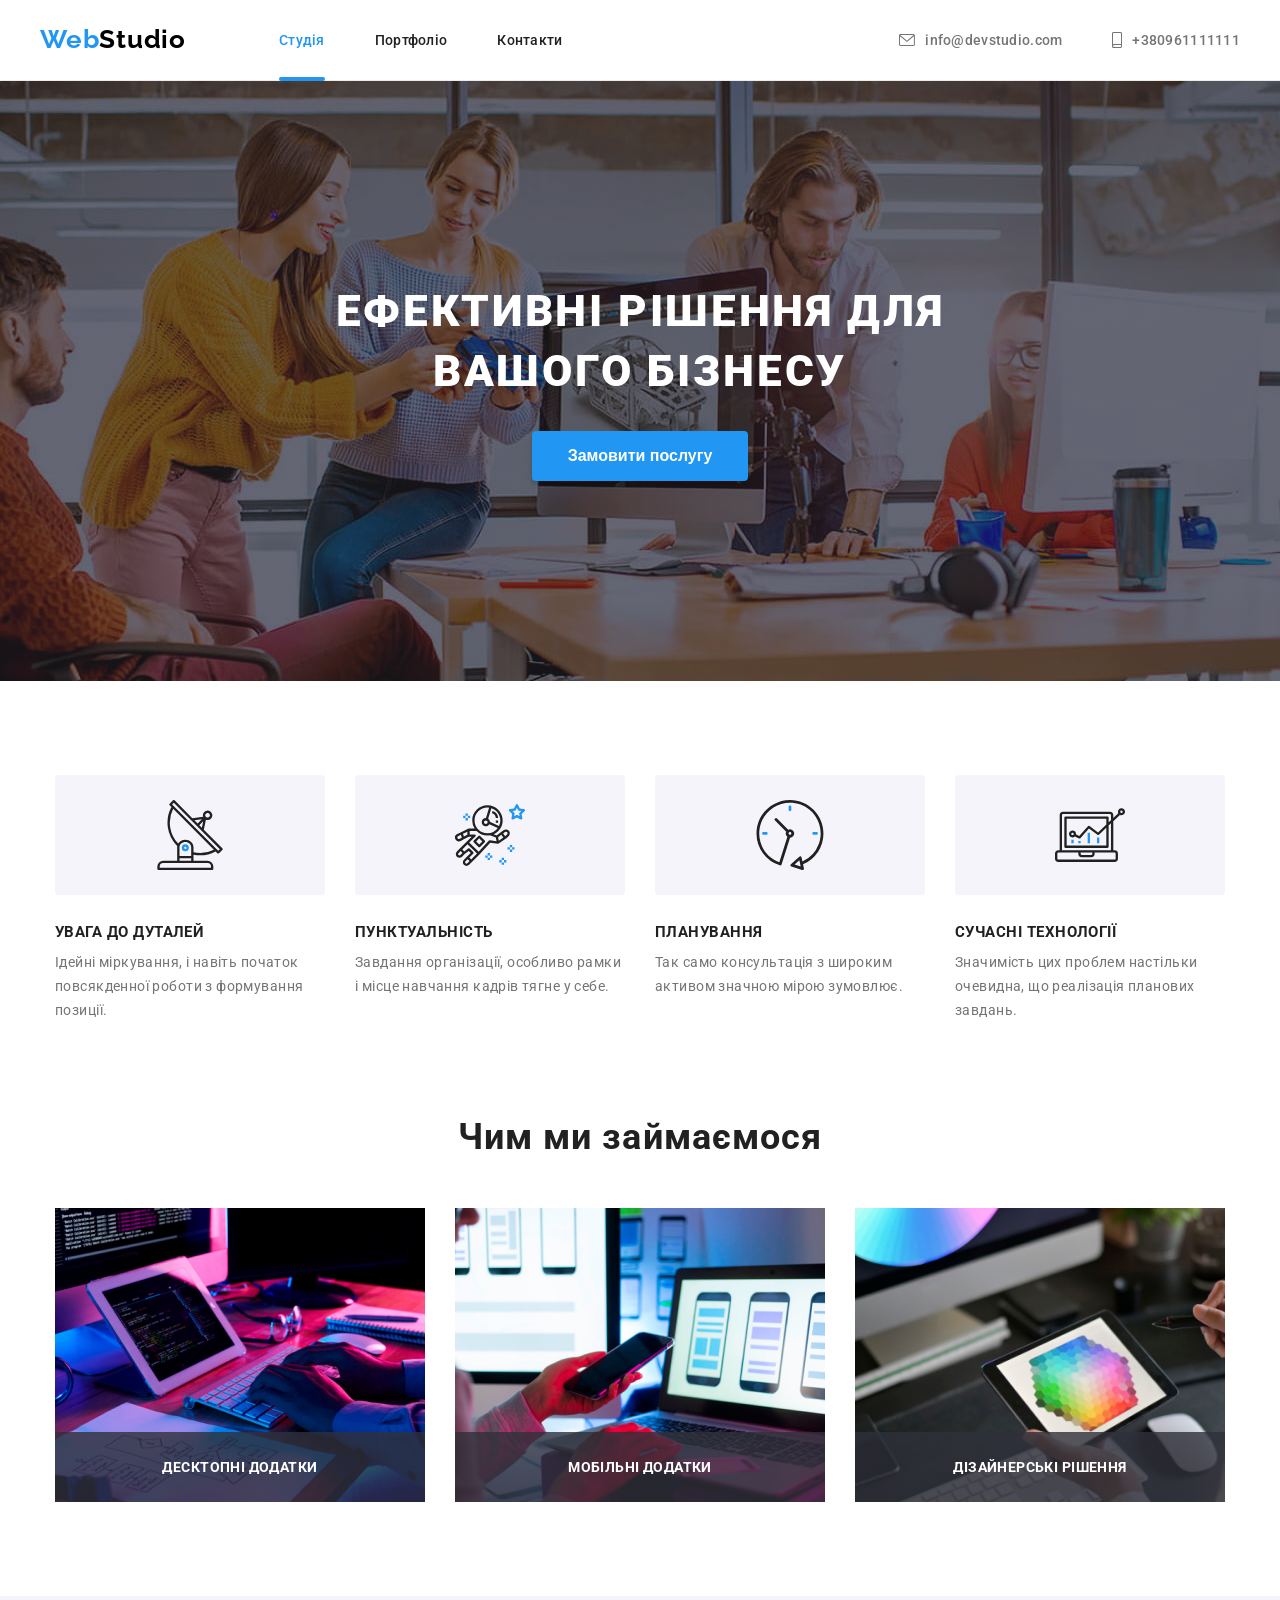
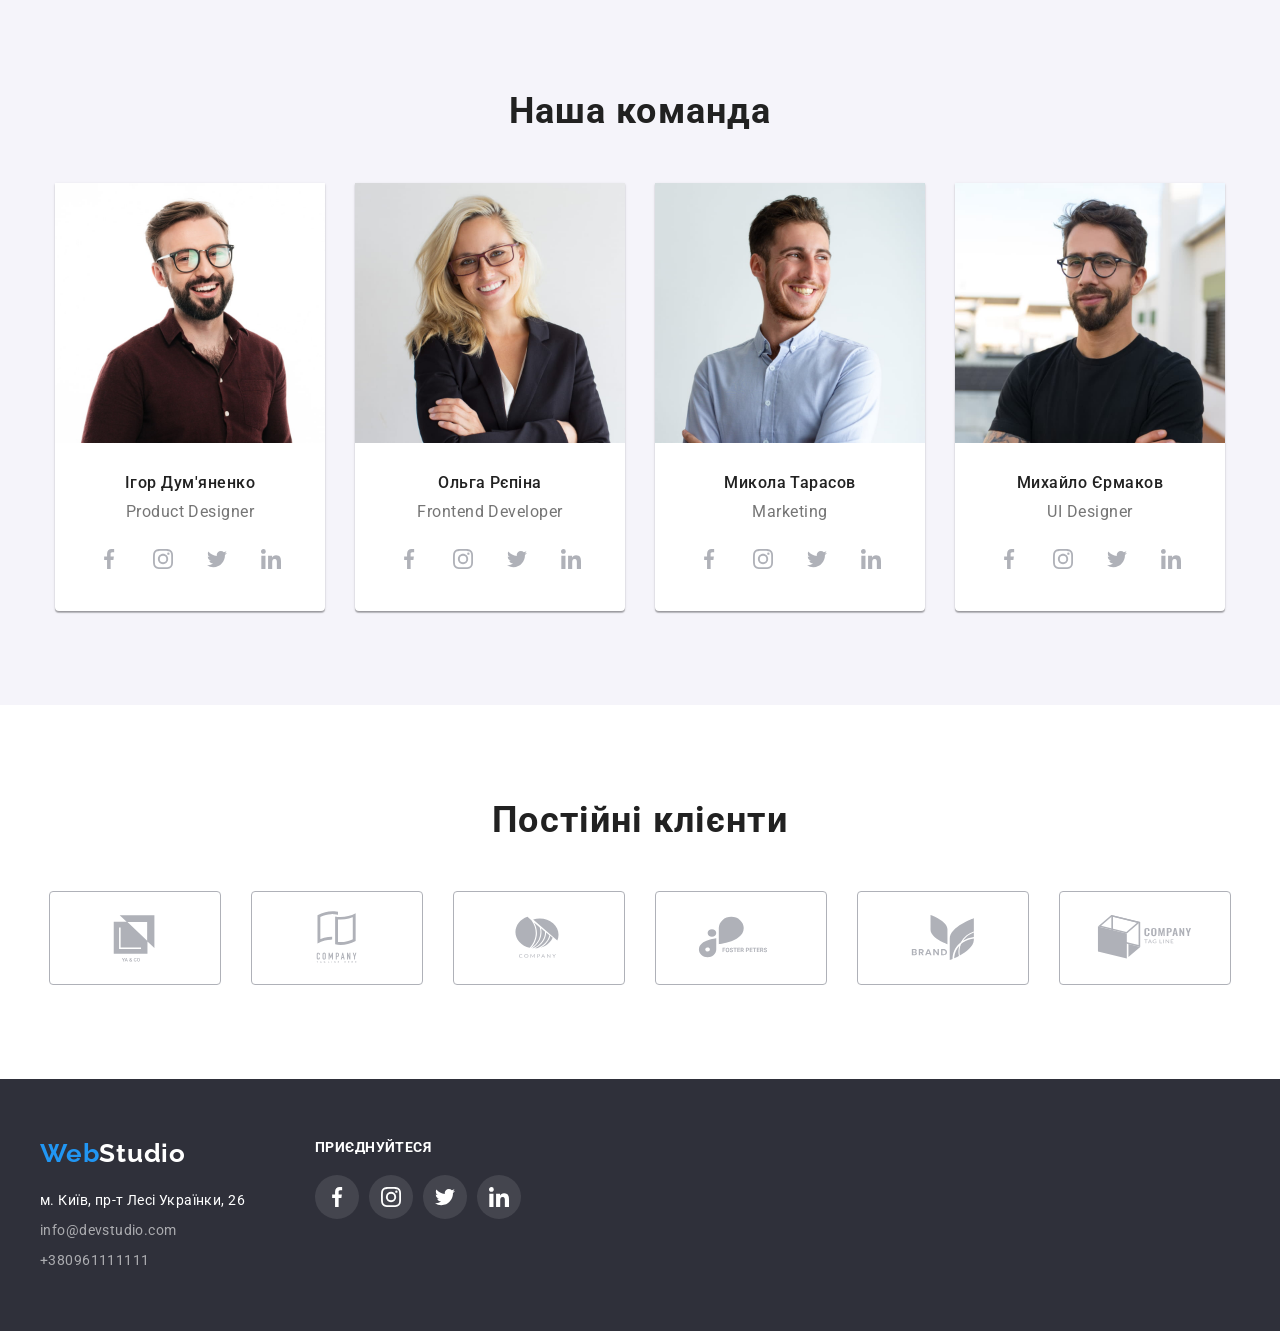
<file: index.html>
<!DOCTYPE html>
<html lang="uk">
    <head>
        <title>Web Studio</title>
        <link rel="stylesheet" href="./style/style.css">
        <link href="https://fonts.googleapis.com/css?family=Roboto:400,500,700,900&display=swap" rel="stylesheet">
        <link href="https://fonts.googleapis.com/css?family=Raleway:700&display=swap" rel="stylesheet">
        <meta charset="UTF-8">
    </head>
    <body>
        <header id="pageTop" class="navigation-bar">
            <div class="container navigation-container">
                <ul class="navigation">
                    <li><a href="./index.html" class="logo"><span class="color-blue">Web</span>Studio</a></li>
                    <li><a href="./index.html" class="nav-link current">Студія</a></li>
                    <li><a href="./portfolio.html" class="nav-link">Портфоліо</a></li>
                    <li><a href="#contacts" class="nav-link">Контакти</a></li>
                </ul>
                <ul class="adress-list-header">
                    <li><a href="mailto:info@devstudio.com" class="adress email">
                        <svg class="adress-icon" width="16" height="12">
                            <use href="./images/icons.svg#icon-envelope-1"></use>
                        </svg>
                        info@devstudio.com
                    </a></li>
                    <li><a href="tel:+380961111111" class="adress">
                        <svg class="adress-icon" width="10" height="16">
                            <use href="./images/icons.svg#icon-smartphone-1"></use>
                        </svg>
                        +380961111111
                    </a></li>
                </ul>
            </div>
        </header>

        <main>
            <section class="hero-section section">
                <div class="container hero-container">
                    <h1 class="hero-title">Ефективні рішення для<br> вашого бізнесу</h1>
                    <button class="make-order" type="button" data-modal-open="">Замовити послугу</button>
                </div>
            </section>

            <section class="section feature-section">
                <div class="container feature-list-container">
                    <h2 class="hiden">Заголовок h2</h2>
                    <ul class="feature-list">
                        <li class="feature">
                            <div class="icon-container">
                                <svg class="feture-list-icon" width="70px" height="70px">
                                    <use href="./images/icons.svg#icon-antenna-1"></use>
                                </svg>
                            </div>
                            <h3 class="feature-title">Увага до дуталей</h3>
                            <p class="feature-mean">
                                Ідейні міркування, і навіть початок повсякденної роботи з формування позиції.
                            </p>
                        </li>
    
                        <li class="feature">
                            <div class="icon-container">
                                <svg class="feture-list-icon" width="70px" height="70px">
                                    <use href="./images/icons.svg#icon-astronaut-1"></use>
                                </svg>
                            </div>
                            <h3 class="feature-title">Пунктуальність</h3>
                            <p class="feature-mean">
                                Завдання організації, особливо рамки і місце навчання кадрів тягне у себе.
                            </p>
                        </li>
    
                        <li class="feature">
                            <div class="icon-container">
                                <svg class="feture-list-icon" width="70px" height="70px">
                                    <use href="./images/icons.svg#icon-clock-1"></use>
                                </svg>
                            </div>
                            <h3 class="feature-title">Планування</h3>
                            <p class="feature-mean">
                                Так само консультація з широким активом значною мірою зумовлює.
                            </p>
                        </li>
    
                        <li class="feature">
                            <div class="icon-container">
                                <svg class="feture-list-icon" width="70px" height="70px">
                                    <use href="./images/icons.svg#icon-diagram-1"></use>
                                </svg>
                            </div>
                            <h3 class="feature-title">Сучасні технології</h3>
                            <p class="feature-mean">
                                Значимість цих проблем настільки очевидна, що реалізація планових завдань.
                            </p>
                        </li>
                    </ul>
                </div>
            </section>

            <section id="portfolio" class="portfolio section">
                <div class="container">
                    <h2 class="section-title">Чим ми займаємося</h2>
                    <ul class="portfolio-img">
                        <li><img src="./images/image1.jpg" alt="Робота за компьютером" width="370px" height="294px">
                            <div class="container-for-portfolio-text">
                                <span class="portfolio-text">
                                    Десктопні додатки
                                </span>
                            </div>
                        </li>
                        <li><img src="./images/image2.jpg" alt="Робота за компьютером та телефоном" width="370px" height="294px">
                            <div class="container-for-portfolio-text">
                                <span class="portfolio-text">
                                    Мобільні додатки
                                </span>
                            </div>
                        </li>
                        <li><img src="./images/image3.jpg" alt="Робота за планшетом" width="370px" height="294px">
                            <div class="container-for-portfolio-text">
                                <span class="portfolio-text">
                                    Дізайнерські рішення
                                </span>
                            </div>
                        </li>
                    </ul>
                </div>
            </section>

            <section id="team" class="team section">
                <div class="container">
                    <h2 class="section-title">Наша команда</h2>
                    <ul class="team-list">
                        <li class="part-of-team">                            
                            <img src="./images/igor.jpg" alt="Хлопець у окулярах" width="270px" height="260px">
                            <h3 class="team-member-name">Ігор Дум'яненко</h3>
                            <p class="team-member-post">Product Designer</p>
                            <ul class="team-soc-list">
                                <li class="team-soc-item">
                                    <a href="" class="team-soc-link">
                                        <svg class="team-soc-icon" width="44" height="44">
                                            <use href="./images/icons.svg#icon-facebook-1"></use>
                                        </svg>
                                    </a>
                                </li>
                                <li class="team-soc-item">
                                    <a href="" class="team-soc-link">
                                        <svg class="team-soc-icon" width="44" height="44">
                                            <use href="./images/icons.svg#icon-instagram-2"></use>
                                        </svg>
                                    </a>
                                </li>
                                <li class="team-soc-item">
                                    <a href="" class="team-soc-link">
                                        <svg class="team-soc-icon" width="44" height="44">
                                            <use href="./images/icons.svg#icon-twitter-1"></use>
                                        </svg>
                                    </a>
                                </li>
                                <li class="team-soc-item">
                                    <a href="" class="team-soc-link">
                                        <svg class="team-soc-icon" width="44" height="44">
                                            <use href="./images/icons.svg#icon-linkedin-1"></use>
                                        </svg>
                                    </a>
                                </li>
                            </ul>
                        </li>
                        
                        <li class="part-of-team">
                            <img src="./images/olga.jpg" alt="Дівчина в окулярах" width="270px" height="260px">
                            <h3 class="team-member-name">Ольга Рєпіна</h3>
                            <p class="team-member-post">Frontend Developer</p>
                            <ul class="team-soc-list">
                                <li class="team-soc-item">
                                    <a href="" class="team-soc-link">
                                        <svg class="team-soc-icon" width="44" height="44">
                                            <use href="./images/icons.svg#icon-facebook-1"></use>
                                        </svg>
                                    </a>
                                </li>
                                <li class="team-soc-item">
                                    <a href="" class="team-soc-link">
                                        <svg class="team-soc-icon" width="44" height="44">
                                            <use href="./images/icons.svg#icon-instagram-2"></use>
                                        </svg>
                                    </a>
                                </li>
                                <li class="team-soc-item">
                                    <a href="" class="team-soc-link">
                                        <svg class="team-soc-icon" width="44" height="44">
                                            <use href="./images/icons.svg#icon-twitter-1"></use>
                                        </svg>
                                    </a>
                                </li>
                                <li class="team-soc-item">
                                    <a href="" class="team-soc-link">
                                        <svg class="team-soc-icon" width="44" height="44">
                                            <use href="./images/icons.svg#icon-linkedin-1"></use>
                                        </svg>
                                    </a>
                                </li>
                            </ul>
                        </li>
    
                        <li class="part-of-team">
                            <img src="./images/mikola.jpg" alt="Усміхнений хлопець" width="270px" height="260px">
                            <h3 class="team-member-name">Микола Тарасов</h3>
                            <p class="team-member-post">Marketing</p>
                            <ul class="team-soc-list">
                                <li class="team-soc-item">
                                    <a href="" class="team-soc-link">
                                        <svg class="team-soc-icon" width="44" height="44">
                                            <use href="./images/icons.svg#icon-facebook-1"></use>
                                        </svg>
                                    </a>
                                </li>
                                <li class="team-soc-item">
                                    <a href="" class="team-soc-link">
                                        <svg class="team-soc-icon" width="44" height="44">
                                            <use href="./images/icons.svg#icon-instagram-2"></use>
                                        </svg>
                                    </a>
                                </li>
                                <li class="team-soc-item">
                                    <a href="" class="team-soc-link">
                                        <svg class="team-soc-icon" width="44" height="44">
                                            <use href="./images/icons.svg#icon-twitter-1"></use>
                                        </svg>
                                    </a>
                                </li>
                                <li class="team-soc-item">
                                    <a href="" class="team-soc-link">
                                        <svg class="team-soc-icon" width="44" height="44">
                                            <use href="./images/icons.svg#icon-linkedin-1"></use>
                                        </svg>
                                    </a>
                                </li>
                            </ul>
                        </li>
    
                        <li class="part-of-team">
                            <img src="./images/mihaylo.jpg" alt="Хлопець у окулярах та чорній футболці" width="270px" height="260px">
                            <h3 class="team-member-name">Михайло Єрмаков</h3>
                            <p class="team-member-post">UI Designer</p>
                            <ul class="team-soc-list">
                                <li class="team-soc-item">
                                    <a href="" class="team-soc-link">
                                        <svg class="team-soc-icon" width="44" height="44">
                                            <use href="./images/icons.svg#icon-facebook-1"></use>
                                        </svg>
                                    </a>
                                </li>
                                <li class="team-soc-item">
                                    <a href="" class="team-soc-link">
                                        <svg class="team-soc-icon" width="44" height="44">
                                            <use href="./images/icons.svg#icon-instagram-2"></use>
                                        </svg>
                                    </a>
                                </li>
                                <li class="team-soc-item">
                                    <a href="" class="team-soc-link">
                                        <svg class="team-soc-icon" width="44" height="44">
                                            <use href="./images/icons.svg#icon-twitter-1"></use>
                                        </svg>
                                    </a>
                                </li>
                                <li class="team-soc-item">
                                    <a href="" class="team-soc-link">
                                        <svg class="team-soc-icon" width="44" height="44">
                                            <use href="./images/icons.svg#icon-linkedin-1"></use>
                                        </svg>
                                    </a>
                                </li>
                            </ul>
                        </li>
                    </ul>
                </div>
            </section>

            <section class="regular-customer section">
                <div class="container">
                    <h2 class="section-title">Постійні клієнти</h2>
                    <ul class="regular-customer-list">
                        <li class="regular-customer-item">
                            <a href="" class="regular-customer-link">
                            <svg class="regular-customer-icon">
                                <use href="./images/icons.svg#icon-client-1"></use>
                            </svg></a>
                        </li>
                        <li class="regular-customer-item">
                            <a href="" class="regular-customer-link">
                                <svg class="regular-customer-icon">
                                    <use href="./images/icons.svg#icon-client-2"></use>
                                </svg></a>
                        </li>
                        <li class="regular-customer-item">
                            <a href="" class="regular-customer-link">
                                <svg class="regular-customer-icon">
                                    <use href="./images/icons.svg#icon-client-3"></use>
                                </svg></a>
                        </li>
                        <li class="regular-customer-item">
                            <a href="" class="regular-customer-link">
                                <svg class="regular-customer-icon">
                                    <use href="./images/icons.svg#icon-client-4"></use>
                                </svg></a>
                        </li>
                        <li class="regular-customer-item">
                            <a href="" class="regular-customer-link">
                                <svg class="regular-customer-icon">
                                    <use href="./images/icons.svg#icon-client-5"></use>
                                </svg></a>
                        </li>
                        <li class="regular-customer-item">
                            <a href="" class="regular-customer-link">
                                <svg class="regular-customer-icon">
                                    <use href="./images/icons.svg#icon-client-6"></use>
                                </svg></a>
                        </li>
                    </ul>
                </div>
            </section>

        </main>

        <footer id="contacts" class="contacts">
            <div class="container contacts-container">
                <address>
                    <ul class="adress-list">
                        <li class="footer"><a href="./index.html" class="logo footer"><span class="color-blue">Web</span>Studio</a></li>
                        <li class="address-footer"><a href="https://goo.gl/maps/CPtrU1FHBa2aNyZL9" target="_blank" rel="noopener noreferrer nofollow" class="map-adress">м. Київ, пр-т Лесі Українки, 26</a></li>
                        <li class="address-footer"><a href="mailto:info@devstudio.com" class="email-tel">info@devstudio.com</a></li>
                        <li class="address-footer"><a href="tel:+380961111111" class="email-tel">+380961111111</a></li>
                    </ul>
                </address>
                <div class="footer-soc-container">
                    <h3 class="footer-soc-text">Приєднуйтеся</h3>
                    <ul class="team-soc-list footer-soc-list">
                        <li class="team-soc-item footer-soc-item">
                            <a href="" class="team-soc-link">
                                <svg class="team-soc-icon footer-soc-icon" width="44" height="44">
                                    <use href="./images/icons.svg#icon-facebook-1"></use>
                                </svg>
                            </a>
                        </li>
                        <li class="team-soc-item footer-soc-item">
                            <a href="" class="team-soc-link">
                                <svg class="team-soc-icon footer-soc-icon" width="44" height="44">
                                    <use href="./images/icons.svg#icon-instagram-2"></use>
                                </svg>
                            </a>
                        </li>
                        <li class="team-soc-item footer-soc-item">
                            <a href="" class="team-soc-link">
                                <svg class="team-soc-icon footer-soc-icon" width="44" height="44">
                                    <use href="./images/icons.svg#icon-twitter-1"></use>
                                </svg>
                            </a>
                        </li>
                        <li class="team-soc-item footer-soc-item">
                            <a href="" class="team-soc-link">
                                <svg class="team-soc-icon footer-soc-icon" width="44" height="44">
                                    <use href="./images/icons.svg#icon-linkedin-1"></use>
                                </svg>
                            </a>
                        </li>
                    </ul>
                </div>
            </div>
        </footer>

        <div class="backdrop is-hidden" data-modal="">
            <div class="modal">
                <button type="button" class="modal-close" data-modal-close="">
                    <svg class="modal-close-svg">
                        <use href="./images/icons.svg#icon-Vector"></use>
                    </svg>
            </button>
            </div>
        </div>

        <script src="./js/modal.js"></script>
    </body>
</html>
</file>
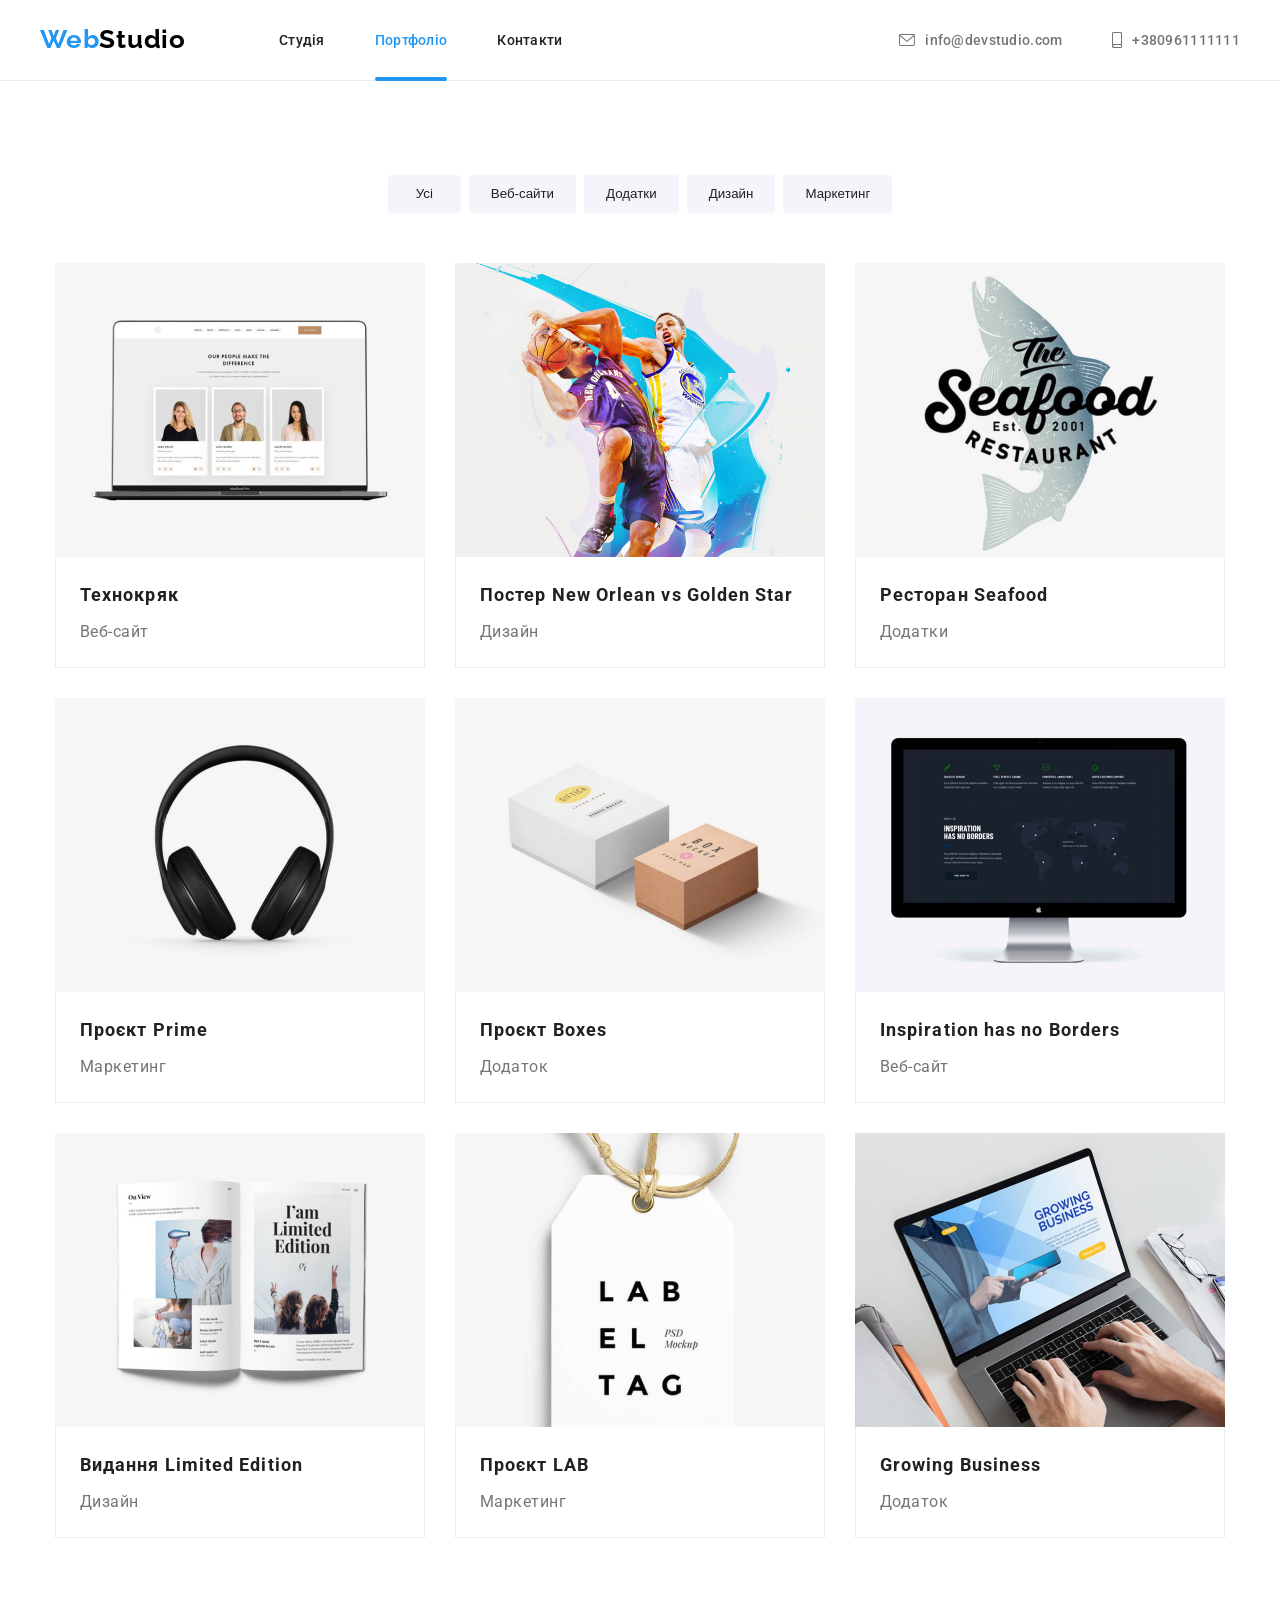
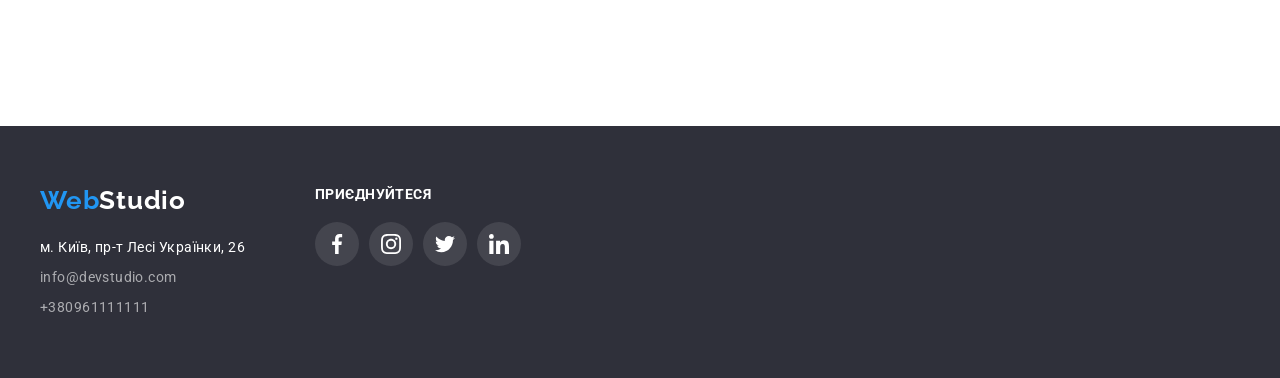
<file: portfolio.html>
<!DOCTYPE html>
<html lang="uk">
    <head>
        <meta charset="UTF-8">
        <title>Portfolio WebStudio</title>
        <link rel="stylesheet" href="./style/style.css">
        <link href="https://fonts.googleapis.com/css?family=Roboto:400,500,700,900&display=swap" rel="stylesheet">
        <link href="https://fonts.googleapis.com/css?family=Raleway:700&display=swap" rel="stylesheet">
    </head>

    <body>
        <header id="pageTop" class="navigation-bar">
            <div class="container navigation-container">
                <ul class="navigation">
                    <li><a href="./index.html" class="logo"><span class="color-blue">Web</span>Studio</a></li>
                    <li><a href="./index.html" class="nav-link">Студія</a></li>
                    <li><a href="./portfolio.html" class="nav-link current">Портфоліо</a></li>
                    <li><a href="#contacts" class="nav-link">Контакти</a></li>
                </ul>
                <ul class="adress-list-header">
                    <li><a href="mailto:info@devstudio.com" class="adress email">
                            <svg class="adress-icon" width="16" height="12">
                                <use href="./images/icons.svg#icon-envelope-1"></use>
                            </svg>
                            info@devstudio.com
                        </a></li>
                    <li><a href="tel:+380961111111" class="adress">
                            <svg class="adress-icon" width="10" height="16">
                                <use href="./images/icons.svg#icon-smartphone-1"></use>
                            </svg>
                            +380961111111
                        </a></li>
                </ul>
            </div>
        </header>

        <main>
            <section class="section">
                <div class="container">
                    <h1 class="hiden"></h1>
                    <ul class="button-list">
                        <li><button type="button" class="nav-button">Усі</button></li>
                        <li><button type="button" class="nav-button">Веб-сайти</button></li>
                        <li><button type="button" class="nav-button">Додатки</button></li>
                        <li><button type="button" class="nav-button">Дизайн</button></li>
                        <li><button type="button" class="nav-button">Маркетинг</button></li>
                    </ul>
        
                    <ul class="portfolio-list-of-projects">
                        <li>
                            <a class="portfolio-project-item">
                                <div class="portfolio-project-item-wrap">
                                    <img src="./images/tehnocrack.jpg" alt="Компьютер із сайтом на екрані" width="370px" height="294px">
                                    <div class="portfolio-item-slide-text-wrap">
                                        <p class="portfolio-item-slide-text">
                                            Ресурс пропонує комплексні пропозиції з різним рівнем функціоналу та сервісів. Все це дозволить відвідувачу отримати вичерпні відомості про компанію чи приватну особу.
                                        </p>
                                    </div>
                                </div>
                                <div class="border-for-link">
                                    <h2 class="project-name">Технокряк</h2>
                                    <p class="project-category">Веб-сайт</p>
                                </div>
                            </a>
                        </li>
        
                        <li>
                            <a class="portfolio-project-item">
                                <div class="portfolio-project-item-wrap">
                                    <img src="./images/poster_new_orlean.jpg" alt="Два баскетболісти у прижку" width="370px" height="294px">
                                    <div class="portfolio-item-slide-text-wrap">
                                        <p class="portfolio-item-slide-text">
                                            Ресурс пропонує комплексні пропозиції з різним рівнем функціоналу та сервісів. Все це дозволить відвідувачу
                                            отримати вичерпні відомості про компанію чи приватну особу.
                                        </p>
                                    </div>
                                </div>
                                <div class="border-for-link">
                                    <h2 class="project-name">Постер New Orlean vs Golden Star</h2>
                                    <p class="project-category">Дизайн</p>
                                </div>
                            </a>
                        </li>
        
                        <li>
                            <a class="portfolio-project-item">
                                <div class="portfolio-project-item-wrap">
                                    <img src="./images/restoran_seafood.jpg" alt="Назва ресторану Seafood на фоні риби" width="370px" height="294px">
                                    <div class="portfolio-item-slide-text-wrap">
                                        <p class="portfolio-item-slide-text">
                                            Ресурс пропонує комплексні пропозиції з різним рівнем функціоналу та сервісів. Все це дозволить відвідувачу
                                            отримати вичерпні відомості про компанію чи приватну особу.
                                        </p>
                                    </div>
                                </div>
                                <div class="border-for-link">
                                    <h2 class="project-name">Ресторан Seafood</h2>
                                    <p class="project-category">Додатки</p>
                                </div>
                            </a>
                        </li>
        
                        <li>
                            <a class="portfolio-project-item">
                                <div class="portfolio-project-item-wrap">
                                    <img src="./images/project_prime.jpg" alt="Навушники" width="370px" height="294px">
                                    <div class="portfolio-item-slide-text-wrap">
                                        <p class="portfolio-item-slide-text">
                                            Ресурс пропонує комплексні пропозиції з різним рівнем функціоналу та сервісів. Все це дозволить відвідувачу
                                            отримати вичерпні відомості про компанію чи приватну особу.
                                        </p>
                                    </div>
                                </div>
                                <div class="border-for-link">
                                    <h2 class="project-name">Проєкт Prime</h2>
                                    <p class="project-category">Маркетинг</p>
                                </div>
                            </a>
                        </li>
        
                        <li>
                            <a class="portfolio-project-item">
                                <div class="portfolio-project-item-wrap">
                                    <img src="./images/project_boxes.jpg" alt="Коробки" width="370px" height="294px">
                                    <div class="portfolio-item-slide-text-wrap">
                                        <p class="portfolio-item-slide-text">
                                            Ресурс пропонує комплексні пропозиції з різним рівнем функціоналу та сервісів. Все це дозволить відвідувачу
                                            отримати вичерпні відомості про компанію чи приватну особу.
                                        </p>
                                    </div>
                                </div>
                                <div class="border-for-link">
                                    <h2 class="project-name">Проєкт Boxes</h2>
                                    <p class="project-category">Додаток</p>
                                </div>
                            </a>
                        </li>
        
                        <li>
                            <a class="portfolio-project-item">
                                <div class="portfolio-project-item-wrap">
                                    <img src="./images/inspiration_has_no_borders.jpg" alt="Компьютер із сайтом на екрані" width="370px" height="294px">
                                    <div class="portfolio-item-slide-text-wrap">
                                        <p class="portfolio-item-slide-text">
                                            Ресурс пропонує комплексні пропозиції з різним рівнем функціоналу та сервісів. Все це дозволить відвідувачу
                                            отримати вичерпні відомості про компанію чи приватну особу.
                                        </p>
                                    </div>
                                </div>
                                <div class="border-for-link">
                                    <h2 class="project-name">Inspiration has no Borders</h2>
                                    <p class="project-category">Веб-сайт</p>
                                </div>
                            </a>
                        </li>
        
                        <li>
                            <a class="portfolio-project-item">
                                <div class="portfolio-project-item-wrap">
                                    <img src="./images/limited_edition.jpg" alt="Журнал Limited Edition" width="370px" height="294px">
                                    <div class="portfolio-item-slide-text-wrap">
                                        <p class="portfolio-item-slide-text">
                                            Ресурс пропонує комплексні пропозиції з різним рівнем функціоналу та сервісів. Все це дозволить відвідувачу
                                            отримати вичерпні відомості про компанію чи приватну особу.
                                        </p>
                                    </div>
                                </div>
                                <div class="border-for-link">
                                    <h2 class="project-name">Видання Limited Edition</h2>
                                    <p class="project-category">Дизайн</p>
                                </div>
                            </a>
                        </li>
        
                        <li>
                            <a class="portfolio-project-item">
                                <div class="portfolio-project-item-wrap">
                                    <img src="./images/project_lab.jpg" alt="Бірка із написом LAB EL TAG" width="370px" height="294px">
                                    <div class="portfolio-item-slide-text-wrap">
                                        <p class="portfolio-item-slide-text">
                                            Ресурс пропонує комплексні пропозиції з різним рівнем функціоналу та сервісів. Все це дозволить відвідувачу
                                            отримати вичерпні відомості про компанію чи приватну особу.
                                        </p>
                                    </div>
                                </div>
                                <div class="border-for-link">
                                    <h2 class="project-name">Проєкт LAB</h2>
                                    <p class="project-category">Маркетинг</p>
                                </div>
                            </a>
                        </li>
        
                        <li>
                            <a class="portfolio-project-item">
                                <div class="portfolio-project-item-wrap">
                                    <img src="./images/growing_bisness.jpg" alt="Ноутбук за яким працюють" width="370px" height="294px">
                                    <div class="portfolio-item-slide-text-wrap">
                                        <p class="portfolio-item-slide-text">
                                            Ресурс пропонує комплексні пропозиції з різним рівнем функціоналу та сервісів. Все це дозволить відвідувачу
                                            отримати вичерпні відомості про компанію чи приватну особу.
                                        </p>
                                    </div>
                                </div>
                                <div class="border-for-link">
                                    <h2 class="project-name">Growing Business</h2>
                                    <p class="project-category">Додаток</p>
                                </div>
                            </a>
                        </li>
                    </ul>
                </div>
            </section>
        </main>



        <footer id="contacts" class="contacts">
            <div class="container contacts-container">
                <address>
                    <ul class="adress-list">
                        <li class="footer"><a href="./index.html" class="logo footer"><span
                                    class="color-blue">Web</span>Studio</a></li>
                        <li class="address-footer"><a href="https://goo.gl/maps/CPtrU1FHBa2aNyZL9" target="_blank"
                                rel="noopener noreferrer nofollow" class="map-adress">м. Київ, пр-т Лесі Українки, 26</a></li>
                        <li class="address-footer"><a href="mailto:info@devstudio.com" class="email-tel">info@devstudio.com</a>
                        </li>
                        <li class="address-footer"><a href="tel:+380961111111" class="email-tel">+380961111111</a></li>
                    </ul>
                </address>
                <div class="footer-soc-container">
                    <h2 class="footer-soc-text">Приєднуйтеся</h2>
                    <ul class="team-soc-list footer-soc-list">
                        <li class="team-soc-item footer-soc-item">
                            <a href="" class="team-soc-link">
                                <svg class="team-soc-icon footer-soc-icon" width="44" height="44">
                                    <use href="./images/icons.svg#icon-facebook-1"></use>
                                </svg>
                            </a>
                        </li>
                        <li class="team-soc-item footer-soc-item">
                            <a href="" class="team-soc-link">
                                <svg class="team-soc-icon footer-soc-icon" width="44" height="44">
                                    <use href="./images/icons.svg#icon-instagram-2"></use>
                                </svg>
                            </a>
                        </li>
                        <li class="team-soc-item footer-soc-item">
                            <a href="" class="team-soc-link">
                                <svg class="team-soc-icon footer-soc-icon" width="44" height="44">
                                    <use href="./images/icons.svg#icon-twitter-1"></use>
                                </svg>
                            </a>
                        </li>
                        <li class="team-soc-item footer-soc-item">
                            <a href="" class="team-soc-link">
                                <svg class="team-soc-icon footer-soc-icon" width="44" height="44">
                                    <use href="./images/icons.svg#icon-linkedin-1"></use>
                                </svg>
                            </a>
                        </li>
                    </ul>
                </div>
            </div>
        </footer>

    </body>
</html>
</file>
<file: style/style.css>
p,
h1,
h2,
h3,
h4,
h5,
h6 {
    margin: 0;
}

img{
    vertical-align: top;
}

ul,
ol {
    margin: 0;
    padding-left: 0;
}

button {
    cursor: pointer;
}

address {
    font-style: normal;
}

ul {
    list-style-type: none;
}

a {
    text-decoration: none;
}

a:visited {
    color: rgba(33, 33, 33, 1);
}

a {
    color: rgba(33, 33, 33, 1);
    transition: color 250ms cubic-bezier(0.4, 0, 0.2, 1);
}

a:hover {
    color: rgba(33, 150, 243, 1);
}

a:focus {
    color: rgba(33, 150, 243, 1);
}

button:hover {
    cursor: pointer;
}

body {
    font-family: 'Roboto', 'Raleway', sans-serif;
    background-color: #FFFFFF;
    color: #212121;
    font-size: 14px;
    margin: 0
}

.icon-container {
    width: 270px;
    height: 120px;
    display: flex;
    justify-content: center;
    align-items: center;
    background-color: rgba(245, 244, 250, 1);
    border-radius: 4px;
    margin-bottom: 30px;
}

.section {
    padding-top: 94px;
    padding-bottom: 94px;
}

.container {
    width: 1200px;
    padding-right: 15px;
    padding-left: 15px;
    margin: 0 auto;
}

.hiden {
    display: none;
}

.section-title {
    font-weight: 700;
    font-size: 36px;
    line-height: 1.17;
    text-align: center;
    letter-spacing: 0.03em;
    color: rgba(33, 33, 33, 1);
    margin-bottom: 50px;
}

.navigation{
    display: flex;
    justify-content: space-around;
    align-items: center;
    gap: 50px;
    padding-top: 25px;
    padding-bottom: 25px;
}

.navigation-bar {
    background: rgba(255, 255, 255, 1);
    border-bottom: 1px solid rgba(236, 236, 236, 1);
}

.navigation-container {
    display: flex;
    flex-direction: row;
    justify-content: space-around;
    align-items: center;
}

.nav-link {
    display: block;
    font-weight: 500;
    line-height: 1.15;
    letter-spacing: 0.02em;
    transition: color 250ms cubic-bezier(0.4, 0, 0.2, 1);
}

.adress-icon {
    fill: rgba(117, 117, 117, 1);
    margin-right: 10px;
}

.adress {
    color: rgba(117, 117, 117, 1);
    font-weight: 500;
    line-height: 1.15;
    letter-spacing: 0.02em;
    display: flex;
    align-content: center;
    justify-content: center;
    align-items: center;
    margin-left: auto;
    transition: color 250ms cubic-bezier(0.4, 0, 0.2, 1), fill 250ms cubic-bezier(0.4, 0, 0.2, 1);
}

.adress-list-header {
    display: flex;
    align-content: center;
    justify-content: center;
    align-items: center;
    margin-left: auto;
    padding-top: 25px;
    padding-bottom: 25px;
}

.adress:hover {
    color: rgba(33, 150, 243, 1);
}

.adress:hover .adress-icon {
    fill: rgba(33, 150, 243, 1);
}

.email {
    margin-right: 50px;
}

.logo {
    margin-right: 43px;
    font-family: 'Raleway';
    font-weight: 700;
    font-size: 26px;
    line-height: 1.15;
    letter-spacing: 0.03em;
    color: rgba(0, 0, 0, 1);
}

.color-blue {
    color: rgba(33, 150, 243, 1);
}




.hero-section {
    padding-top: 200px;
    padding-bottom: 200px;
    background: rgba(47, 48, 58, 1);
    color: rgba(255, 255, 255, 1);
    background-image: linear-gradient(rgba(47, 48, 58, 0.4), rgba(47, 48, 58, 0.4)), url(../images/hero_background_img.jpg);
    background-position: center;
    background-repeat: no-repeat;
    background-size: 1600px;
}

.hero-container {
    display: flex;
    align-items: center;
    flex-wrap: wrap;
    align-content: center;
    justify-content: center;
    flex-direction: column;
}

.hero-title {
    font-weight: 900;
    font-size: 44px;
    line-height: 1.365;
    text-align: center;
    letter-spacing: 0.06em;
    text-transform: uppercase;
}

.make-order {
    width: 216px;
    height: 50px;
    background: rgba(33, 150, 243, 1);
    box-shadow: 0px 4px 4px rgba(0, 0, 0, 0.15);
    font-weight: 700;
    border-radius: 4px;
    border: 0px;
    margin: 30px auto 0;
    color: rgba(255, 255, 255, 1);
    font-size: 16px;
}



.feature-list {
    margin: 0 auto;
    width: fit-content;
    display: flex;
    align-content: center;
    flex-direction: row;
    align-items: flex-start;
    justify-content: center;
    gap: 30px;
}

.feature-section{
    padding-bottom: 0;
}

.feature-list-container {}

.feture-list-icon {
    fill: rgba(33, 33, 33, 1);
}

.feature {
    width: 270px;
}

.feature-mean {
    line-height: 1.72;
    letter-spacing: 0.03em;
    color: rgba(117, 117, 117, 1);
}

.feature-title {
    font-size: 1.1em;
    line-height: 0.98;
    letter-spacing: 0.03em;
    text-transform: uppercase;
    color: rgba(33, 33, 33, 1);
    margin-bottom: 10px;
}




.portfolio-img {
    display: flex;
    flex-direction: row;
    align-content: center;
    justify-content: center;
    align-items: center;
    gap: 30px;
}

.portfolio-img>li{
    height: 294px;
}

.portfolio {
    padding-bottom: 94px;
    margin-left: calc(50% - 50vw);
    width: 100vw;
    padding-top: 94px;
}



.container-for-portfolio-text{
    width: 370px;
    height: 70px;
    display: flex;
    align-items: center;
    justify-content: center;
    position: relative;
    bottom: 70px;
    background: linear-gradient(rgba(47, 48, 58, 0.8),rgba(47, 48, 58, 0.8));
}

.portfolio-text{
    color: rgba(255, 255, 255, 1);
    font-family: 'Roboto';
    font-style: normal;
    font-weight: 700;
    line-height: 1.15em;
    text-align: center;
    letter-spacing: 0.03em;
    text-transform: uppercase;
}

.portfolio>h2 {
    margin-bottom: 50px;
}




.team {
    margin-left: calc(50% - 50vw);
    width: 100vw;
    background: rgba(245, 244, 250, 1);
}

.team>h2 {
    margin-bottom: 50px;
}

.team-list {
    display: flex;
    gap: 30px;
    width: fit-content;
    margin: 0 auto;
}

.part-of-team {
    background: #FFFFFF;
    width: 270px;
    height: 428px;
    box-shadow: 0px 1px 3px rgba(0, 0, 0, 0.12), 0px 1px 1px rgba(0, 0, 0, 0.14), 0px 2px 1px rgba(0, 0, 0, 0.2);
    border-radius: 0px 0px 4px 4px;
    padding: 0;
}

.team-soc-item {
    width: 44px;
    height: 44px;
    display: flex;
    justify-content: center;
    align-items: center;
}

.team-soc-link {
    width: 44px;
    height: 44px;
    display: flex;
    justify-content: center;
    align-items: center;
    border-radius: 50%;
    transition: background 250ms cubic-bezier(0.4, 0, 0.2, 1), fill 250ms cubic-bezier(0.4, 0, 0.2, 1);;
}

.team-soc-list {
    width: 206px;
    display: flex;
    justify-content: center;
    gap: 10px;
    margin-left: 32px;
}

.team-soc-icon {
    width: 20px;
    height: 20px;
    fill: rgba(175, 177, 184, 1);
}

.team-soc-link:hover {
    background-color: rgba(33, 150, 243, 1);
}

.team-soc-link:hover .team-soc-icon {
    fill: rgba(255, 255, 255, 1);
}

.team-soc-link:focus {
    background-color: rgba(33, 150, 243, 1);
}

.team-soc-link:focus .team-soc-icon {
    fill: rgba(255, 255, 255, 1);
}

.team-member-name {
    margin: 30px auto 10px;
    font-weight: 500;
    font-size: 16px;
    line-height: 1.2;
    text-align: center;
    letter-spacing: 0.03em;
    color: rgba(33, 33, 33, 1);
}

.team-member-post {
    margin: 10px auto 16px;

    font-size: 16px;
    line-height: 1.2;
    text-align: center;
    letter-spacing: 0.03em;
    color: rgba(117, 117, 117, 1);
}


.regular-customer-list {
    display: flex;
    justify-content: center;
    align-items: center;
    gap: 30px;
}

.regular-customer-link {
    width: 170px;
    height: 92px;
    border: 1px solid rgba(175, 177, 184, 1);
    border-radius: 4px;
    display: flex;
    justify-content: center;
    align-items: center;
    transition: fill 250ms cubic-bezier(0.4, 0, 0.2, 1), border 250ms cubic-bezier(0.4, 0, 0.2, 1);
}

.regular-customer-icon {
    width: 106px;
    height: 60px;
    fill: rgba(175, 177, 184, 1);
}

.regular-customer-link:hover {
    border: 1px solid rgba(33, 150, 243, 1);
}

.regular-customer-link:hover .regular-customer-icon {
    fill: rgba(33, 150, 243, 1);
}

.regular-customer-link:focus {
    border: 1px solid rgba(33, 150, 243, 1);
}

.regular-customer-link:focus .regular-customer-icon {
    fill: rgba(33, 150, 243, 1);
}



.contacts {
    margin-left: calc(50% - 50vw);
    width: 100vw;
    background: rgba(47, 48, 58, 1);
    height: 192px;
    padding-top: 60px;
    margin-bottom: -5px;
}

.contacts-container {
    display: flex;
    align-items: flex-start;
}

.footer {
    height: 31px;
    margin-bottom: 20px;
}

.footer-soc-text {
    font-family: 'Roboto';
    font-style: normal;
    font-weight: 700;
    font-size: 14px;
    line-height: 16px;
    letter-spacing: 0.03em;
    text-transform: uppercase;

    color: #FFFFFF;
}

.footer-soc-item {
    background-color: rgba(255, 255, 255, 0.1);
    border-radius: 50%;
}

.footer-soc-icon {
    fill: rgba(255, 255, 255, 1);
}

.footer-soc-list {
    margin-top: 20px;
    margin-left: 0;
}

.footer-soc-container {
    margin-left: 70px;
}

.logo.footer {
    color: rgba(255, 255, 255, 1);
}

.address-footer {
    margin-bottom: 9px;
    line-height: 1.5;
    letter-spacing: 0.03em;
    font-style: normal;
}

.email-tel {
    color: rgba(255, 255, 255, 0.6);
    transition: color 250ms cubic-bezier(0.4, 0, 0.2, 1);
}

.map-adress {
    color: rgba(255, 255, 255, 1);
    transition: color 250ms cubic-bezier(0.4, 0, 0.2, 1);;
}

.map-adress:hover {
    color: rgba(255, 255, 255, 1);
}



.nav-button {
    min-width: 73px;
    min-height: 38px;
    padding: 6px 22px;
    background: rgba(245, 244, 250, 1);
    border-radius: 4px;
    border: 0px;
    color: rgba(33, 33, 33, 1);
    transition: bacground 250ms cubic-bezier(0.4, 0, 0.2, 1), box-shadow 250ms cubic-bezier(0.4, 0, 0.2, 1), color 250ms cubic-bezier(0.4, 0, 0.2, 1);
}

.nav-button:hover {
    background: rgba(33, 150, 243, 1);
    box-shadow: 0px 3px 1px rgba(0, 0, 0, 0.1), 
                    0px 1px 2px rgba(0, 0, 0, 0.08), 
                        0px 2px 2px rgba(0, 0, 0, 0.12);
    color: rgba(255, 255, 255, 1);
}

.nav-button:focus {
    background: rgba(33, 150, 243, 1);
    box-shadow: 0px 3px 1px rgba(0, 0, 0, 0.1),
                    0px 1px 2px rgba(0, 0, 0, 0.08),
                        0px 2px 2px rgba(0, 0, 0, 0.12);
    border-radius: 4px;
    color: rgba(255, 255, 255, 1);
}

.button-list {
    display: flex;
    align-items: center;
    flex-wrap: nowrap;
    flex-direction: row;
    justify-content: center;
    gap: 8px;
}




.portfolio-list-of-projects {
    margin: 0 auto 94px;
    margin-top: 50px;
    display: flex;
    flex-wrap: wrap;
    align-items: center;
    justify-content: center;
    flex-direction: row;
    align-content: center;
    gap: 30px;
    width: 1200px;
}

.portfolio-project-item{
    display: block;
    transition: box-shadow 250ms cubic-bezier(0.4, 0, 0.2, 1);
}

.portfolio-project-item:hover{
    box-shadow: 0px 1px 1px rgba(0, 0, 0, 0.12),
                    0px 4px 4px rgba(0, 0, 0, 0.06), 
                        1px 4px 6px rgba(0, 0, 0, 0.16);
}

.portfolio-project-item:focus {
    box-shadow: 0px 1px 1px rgba(0, 0, 0, 0.12),
        0px 4px 4px rgba(0, 0, 0, 0.06),
            1px 4px 6px rgba(0, 0, 0, 0.16);
}

.border-for-link{
    width: 368px;
    padding-top: 20px;
    border: 1px solid rgba(238, 238, 238, 1);
    border-top: 0px;
}

.project-name {
    width: 322px;
    margin: 0 24px;



    font-weight: 700;
    font-size: 18px;
    line-height: 2;
    letter-spacing: 0.06em;
    color: rgba(33, 33, 33, 1);
}

.project-category {
    width: 322px;
    margin: 4px 24px 20px;



    font-size: 16px;
    line-height: 1.88;
    letter-spacing: 0.03em;
    color: rgba(117, 117, 117, 1);
}

.nav-link.current {
    position: relative;
    top: 2px;
    color: rgba(33, 150, 243, 1);
}

.nav-link.current::after{
    display: block;
    position: relative;
    top: 29px;
    content: "";
    height: 4px;
    background-color: rgba(33, 150, 243, 1);
    border-radius: 2px;
}

.backdrop{
    position: fixed;
    top: 0;
    width: 100vw;
    height: 100vh;
    background: rgba(0, 0, 0, 0.2);
    transition: opacity 250ms cubic-bezier(0.4, 0, 0.2, 1), visibility 250ms cubic-bezier(0.4, 0, 0.2, 1);
}

.modal{
    width: 528px;
    min-height: 581px;
    background-color: rgba(255, 255, 255, 1);
    border-radius: 4px;
    position: absolute;
    top: 50%;
    left: 50%;
    transform: translate(-50%, -50%) scale(1);
    transition: transform 250ms cubic-bezier(0.4, 0, 0.2, 1);
}

.backdrop.is-hidden .modal{
    transform: translate(-50%, -50%) scale(0);
}

.modal-close{
    position: absolute;
    top: 8px;
    right: 8px;
    width: 30px;
    height: 30px;
    border-radius: 50%;
    background-color: transparent;
    border: 1px solid rgba(0, 0, 0, 0.1);
    display: flex;
    align-items: center;
    justify-content: center;
}

.modal-close-svg{
    width: 11px;
    height: 11px;
    fill: rgba(0, 0, 0, 1);
}

.is-hidden{
    visibility: hidden;
    opacity: 0;
    pointer-events: none;
}



.portfolio-item-slide-text-wrap{
    position: absolute;
    height: 100%;
    top: 0;
    background-color: rgba(33, 150, 243, 0.9);
    transform: translateY(100%);
    transition: transform 250ms cubic-bezier(0.4, 0, 0.2, 1);
}

.portfolio-item-slide-text{
    display: block;
    margin: 63px 34px;
    color: rgba(255, 255, 255, 1);
    font-family: 'Roboto';
    font-weight: 400;
    font-size: 18px;
    line-height: 1.5;
    letter-spacing: 0.03em;
}

.portfolio-project-item:hover .portfolio-item-slide-text-wrap{
    transform: translateY(0);
}

.portfolio-project-item:focus .portfolio-item-slide-text-wrap {
    transform: translateY(0);
}

.portfolio-project-item-wrap{
    position: relative;
    overflow: hidden;   
}
</file>
